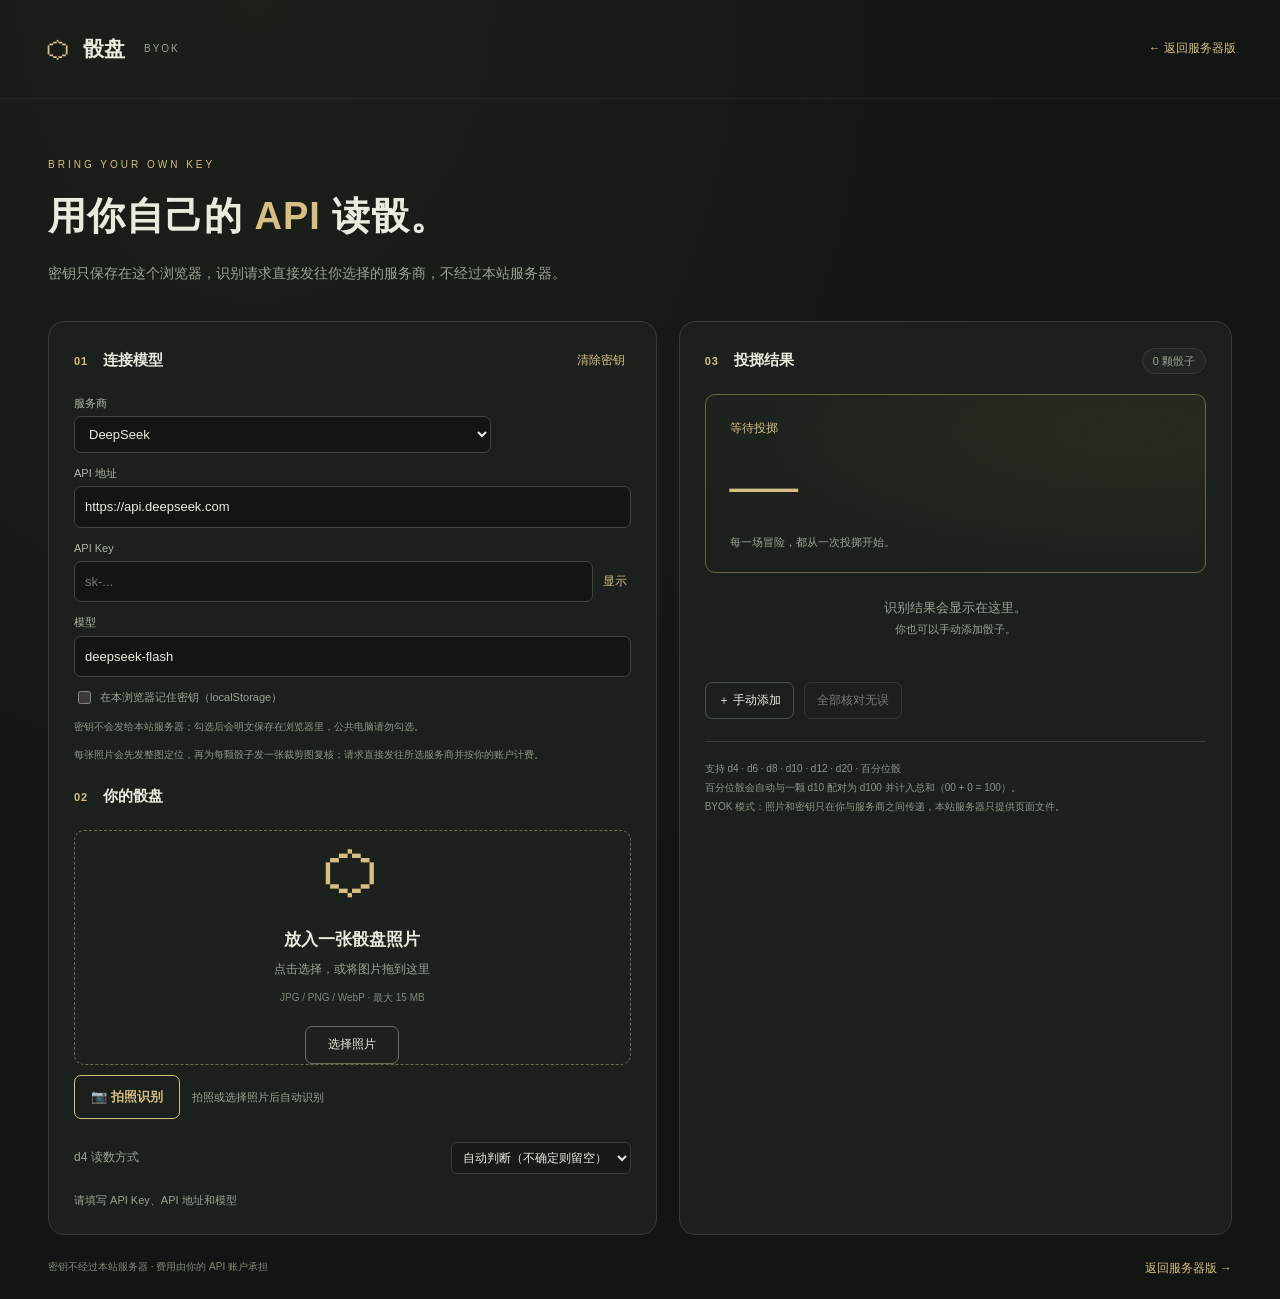
<file: static/byok.html>
<!doctype html>
<html lang="zh-CN">
<head>
  <meta charset="utf-8"><meta name="viewport" content="width=device-width, initial-scale=1">
  <title>骰盘 · 自带 API</title>
  <link rel="stylesheet" href="style.css">
  <link rel="stylesheet" href="byok.css">
</head>
<body>
<header><a class="brand" href="../">⬡ <span>骰盘</span><small>BYOK</small></a><a class="back-link" href="../">← 返回服务器版</a></header>
<main>
  <div class="intro">
    <p class="eyebrow">BRING YOUR OWN KEY</p>
    <h1>用你自己的 <span>API</span> 读骰。</h1>
    <p>密钥只保存在这个浏览器，识别请求直接发往你选择的服务商，不经过本站服务器。</p>
  </div>
  <div class="workspace byok-workspace">
    <section class="photo-panel">
      <div class="panel-heading"><h2>01 <span>连接模型</span></h2><button id="clear-key" class="text-button">清除密钥</button></div>
      <div class="config">
        <label class="field"><span>服务商</span><select id="provider"></select></label>
        <label class="field"><span>API 地址</span><input id="base-url" type="url" spellcheck="false" placeholder="https://api.example.com/v1"></label>
        <label class="field"><span>API Key</span><span class="key-wrap"><input id="api-key" type="password" autocomplete="off" spellcheck="false" placeholder="sk-..."><button id="key-toggle" class="text-button" type="button">显示</button></span></label>
        <label class="field"><span>模型</span><input id="model" list="model-list" spellcheck="false" placeholder="模型名称"><datalist id="model-list"></datalist></label>
        <label class="remember"><input id="remember" type="checkbox"> 在本浏览器记住密钥（localStorage）</label>
        <p class="key-note">密钥不会发给本站服务器；勾选后会明文保存在浏览器里，公共电脑请勿勾选。</p>
        <p class="key-note">每张照片会先发整图定位，再为每颗骰子发一张裁剪图复核；请求直接发往所选服务商并按你的账户计费。</p>
      </div>

      <div class="panel-heading photo-heading"><h2>02 <span>你的骰盘</span></h2><span><button id="rerun" class="text-button" hidden>重新识别</button> <button id="replace" class="text-button" hidden>更换照片</button></span></div>
      <label class="dropzone" id="dropzone" for="file" tabindex="0"><span class="dice-icon">⬡</span><strong>放入一张骰盘照片</strong><span>点击选择，或将图片拖到这里</span><small>JPG / PNG / WebP · 最大 15 MB</small><span class="upload-pill">选择照片</span></label>
      <input id="file" type="file" accept="image/jpeg,image/png,image/webp" hidden>
      <input id="camera-file" type="file" accept="image/*" capture="environment" hidden>
      <div class="camera-row"><button id="camera" class="secondary camera">📷 拍照识别</button><span>拍照或选择照片后自动识别</span></div>
      <div id="preview" hidden><div class="image-wrap"><img id="photo" alt="上传的骰盘照片"><div id="markers"></div></div><p class="caption">尽量正上方拍摄，让骰子平放、数字清晰。标记位置由模型估计，请核对是否遗漏。</p></div>
      <div class="options"><label for="d4">d4 读数方式</label><select id="d4"><option value="auto">自动判断（不确定则留空）</option><option value="top">读顶端数字</option><option value="bottom">读底边数字</option></select></div>
      <p id="status" class="status" role="status" aria-live="polite">请填写 API Key 和模型</p>
    </section>

    <section class="results-panel">
      <div class="panel-heading"><h2>03 <span>投掷结果</span></h2><span id="count" class="badge">0 颗骰子</span></div>
      <div class="total-card"><span id="sum-label">等待投掷</span><strong id="sum">—</strong><p id="sum-detail">每一场冒险，都从一次投掷开始。</p><div id="pairing" class="pairing" hidden></div></div>
      <p id="warning" class="warning" hidden></p>
      <div id="empty" class="empty">识别结果会显示在这里。<br><small>你也可以手动添加骰子。</small></div>
      <div id="rows"></div>
      <div class="result-actions"><button id="add" class="secondary">＋ 手动添加</button><button id="confirm-all" class="secondary" disabled>全部核对无误</button></div>
      <p class="footnote">支持 d4 · d6 · d8 · d10 · d12 · d20 · 百分位骰<br>百分位骰会自动与一颗 d10 配对为 d100 并计入总和（00 + 0 = 100）。<br>BYOK 模式：照片和密钥只在你与服务商之间传递，本站服务器只提供页面文件。</p>
    </section>
  </div>
  <footer><span>密钥不经过本站服务器 · 费用由你的 API 账户承担</span><a class="byok-link" href="../">返回服务器版 →</a></footer>
</main>
<script src="pairing.js" defer></script><script src="byok.js" defer></script>
</body></html>
</file>
<file: static/style.css>
:root{color-scheme:dark;--bg:#121513;--panel:#1b201c;--line:#343c33;--text:#e9ebdf;--muted:#9aa594;--gold:#d7be83;--green:#afc4a0}*{box-sizing:border-box}body{margin:0;background:radial-gradient(ellipse at 20% 0,#29302366,transparent 60%),var(--bg);color:var(--text);font-family:"Microsoft YaHei","Segoe UI",sans-serif;font-size:14px;line-height:1.65}button,select,input{font:inherit}button,a,label,select{-webkit-tap-highlight-color:transparent}button{cursor:pointer}button:disabled{opacity:.45;cursor:not-allowed}button:focus-visible,a:focus-visible,select:focus-visible,input:focus-visible,.dropzone:focus-visible{outline:2px solid var(--gold);outline-offset:4px}header{max-width:1320px;margin:auto;padding:25px 44px;display:flex;align-items:center;justify-content:space-between;border-bottom:1px solid #ffffff0c}.brand{display:flex;align-items:center;gap:10px;color:var(--gold);text-decoration:none;font-size:29px}.brand span{font-size:21px;color:var(--text);font-weight:700}.brand small{font-size:10px;color:var(--muted);letter-spacing:2px;margin-left:9px}.privacy{font-size:12px;color:var(--muted)}.privacy i{display:inline-block;width:6px;height:6px;border-radius:50%;background:var(--green);margin-right:6px}main{max-width:1232px;margin:auto;padding:48px 24px 20px}.intro{margin-bottom:36px}.eyebrow{font-size:10px;letter-spacing:3px;color:var(--gold)}h1{font-size:38px;letter-spacing:1px;margin:12px 0}h1 span{color:var(--gold)}.intro>p:last-child{color:var(--muted);font-size:14px}.workspace{display:grid;grid-template-columns:minmax(0,1.25fr) minmax(0,1fr);gap:22px}.photo-panel,.results-panel{border:1px solid var(--line);border-radius:16px;background:var(--panel);padding:25px;min-width:0}.panel-heading{display:flex;align-items:center;justify-content:space-between;margin-bottom:20px;min-height:27px}h2{font-size:11px;letter-spacing:1px;color:var(--gold);margin:0}h2 span{font-size:15px;color:var(--text);margin-left:11px;letter-spacing:0}.badge{font-size:11px;background:#ffffff07;border:1px solid var(--line);border-radius:20px;padding:3px 10px;color:var(--muted)}.dropzone{min-height:325px;display:flex;flex-direction:column;align-items:center;justify-content:center;border:1px dashed #657157;border-radius:10px;background:#ffffff02;cursor:pointer;transition:.2s}.dropzone.dragover,.dropzone:hover{background:#d7be830a;border-color:var(--gold)}.dice-icon{font-size:70px;line-height:1.1;color:var(--gold);margin-bottom:18px}.dropzone strong{font-size:17px;margin-bottom:6px}.dropzone>span:not(.dice-icon):not(.upload-pill){color:var(--muted);font-size:12px}.dropzone small{font-size:10px;color:#7f8979;margin:10px}.upload-pill{padding:8px 22px;border:1px solid #67705d;border-radius:7px;margin-top:10px;color:var(--text);font-size:12px}.options{display:flex;align-items:center;justify-content:space-between;gap:12px;margin:23px 0 17px;color:var(--muted);font-size:12px}select{background:#151a16;color:var(--text);border:1px solid var(--line);border-radius:6px;padding:7px;max-width:75%}.primary{display:flex;justify-content:space-between;align-items:center;border:0;border-radius:8px;background:var(--gold);color:#29281f;padding:13px 18px;width:100%;font-weight:700}.primary span{font-size:20px}.status{color:var(--muted);font-size:11px;margin:12px 0 0;min-height:18px}.status.error{color:#e6a99b}.total-card{border:1px solid #6b6744;border-radius:10px;padding:21px 24px;background:radial-gradient(ellipse at 85% 20%,#b49c4c16,transparent 80%)}.total-card>span{color:var(--gold);font-size:12px}.total-card strong{display:block;font:400 68px/1.3 Georgia,serif;color:var(--gold);overflow-wrap:anywhere}.total-card p{color:var(--muted);font-size:11px;margin:5px 0 0}.empty{padding:40px 10px;text-align:center;color:var(--muted);font-size:13px}.empty small{font-size:11px}.result-actions{display:flex;gap:10px;margin-top:18px}.secondary{border:1px solid #4b5545;background:transparent;color:var(--text);border-radius:7px;padding:8px 12px;font-size:12px}.text-button{background:none;border:0;color:var(--gold);font-size:12px}.footnote{color:#8e9988;font-size:10px;line-height:1.9;border-top:1px solid var(--line);padding-top:17px;margin-top:22px}.image-wrap{position:relative;width:100%;border-radius:8px;overflow:hidden;background:#101310}.image-wrap img{display:block;width:100%;height:auto}#markers{position:absolute;inset:0;pointer-events:none}.marker{position:absolute;border:1px solid var(--gold);border-radius:4px;pointer-events:auto;background:#d7be8308}.marker span{position:absolute;top:0;left:0;background:var(--gold);color:#24291f;padding:0 5px;border-radius:0 0 4px 0;font-size:11px}.marker.confirmed{border-color:var(--green)}.caption{font-size:10px;color:var(--muted);margin:10px 0}.warning{font-size:12px;color:#e2c58d;border-left:2px solid var(--gold);padding:8px 12px;background:#d7be8307}.die-row{display:grid;grid-template-columns:23px 76px 66px auto 1fr 24px;gap:8px;align-items:center;border-bottom:1px solid var(--line);padding:13px 0}.die-row select{max-width:100%;width:100%;font-size:12px;padding:6px 2px}.die-row input[type=number]{min-width:0;width:100%;padding:6px;background:#151a16;border:1px solid var(--line);border-radius:5px;color:var(--text)}.die-row .number{font-size:11px;color:var(--gold)}.review{font-size:10px;color:var(--muted);display:flex;align-items:center;gap:3px}.review input{accent-color:var(--green)}.delete{border:0;background:none;color:var(--muted);font-size:18px}.die-note{grid-column:2/-1;color:var(--muted);font-size:10px}.die-row.highlight{background:#d7be8312}footer{display:flex;justify-content:space-between;gap:15px;margin-top:24px;font-size:10px;color:#7e8a77}[hidden]{display:none!important}@media(max-width:760px){header{padding:18px 20px}.brand small{display:none}main{padding:28px 16px 20px}h1{font-size:28px}.workspace{grid-template-columns:1fr}.photo-panel,.results-panel{padding:20px}.dropzone{min-height:260px}footer span:last-child{display:none}.die-row{grid-template-columns:20px 70px 60px 1fr 20px;gap:6px}}@media(prefers-reduced-motion:reduce){*{transition:none!important}}

.camera-row{display:flex;align-items:center;gap:12px;margin-top:14px;flex-wrap:wrap}
.camera-row>span{font-size:11px;color:var(--muted)}
.camera{border:1px solid var(--gold);color:var(--gold);padding:10px 16px;font-size:13px;font-weight:700}
.pairing{margin-top:12px;border-top:1px dashed var(--line);padding-top:10px;display:grid;gap:4px}
.pair-line{font-size:11px;color:var(--gold);line-height:1.5}
.pair-badge{font-size:10px;border:1px solid #6b745f;border-radius:99px;padding:1px 7px;color:var(--green);white-space:nowrap}

.byok-link{color:var(--gold);font-size:11px;text-decoration:none}
.byok-link:hover{text-decoration:underline}
</file>
<file: static/byok.css>
/* BYOK page additions on top of style.css */
header .back-link,.byok-link{color:var(--gold);font-size:12px;text-decoration:none}
header .back-link:hover,.byok-link:hover{text-decoration:underline}
.byok-workspace{grid-template-columns:minmax(0,1.1fr) minmax(0,1fr)}
.config{display:grid;gap:11px}
.field{display:grid;gap:4px;font-size:11px;color:var(--muted)}
.field>span:first-child{color:#aeb7a5}
.field input,.field select{width:100%;border:1px solid #3e473a;border-radius:7px;background:#121612;color:var(--text);padding:9px 10px;font-size:13px}
.field input:focus,.field select:focus{outline:1px solid var(--gold);border-color:var(--gold)}
.key-wrap{display:flex;gap:6px;align-items:center}
.key-wrap input{flex:1;min-width:0}
.key-wrap .text-button{white-space:nowrap;padding:0 4px}
.remember{display:flex;align-items:center;gap:6px;font-size:11px;color:var(--muted)}
.key-note{margin:0;font-size:10px;color:#8e9988;line-height:1.7}
.photo-heading{margin-top:20px}
.photo-heading>span{display:flex;gap:8px}
.byok-workspace .dropzone{min-height:230px}
.byok-workspace .camera-row{margin-top:10px}
.results-panel .empty{padding:24px 0}
@media(max-width:900px){.byok-workspace{grid-template-columns:1fr}}
</file>
